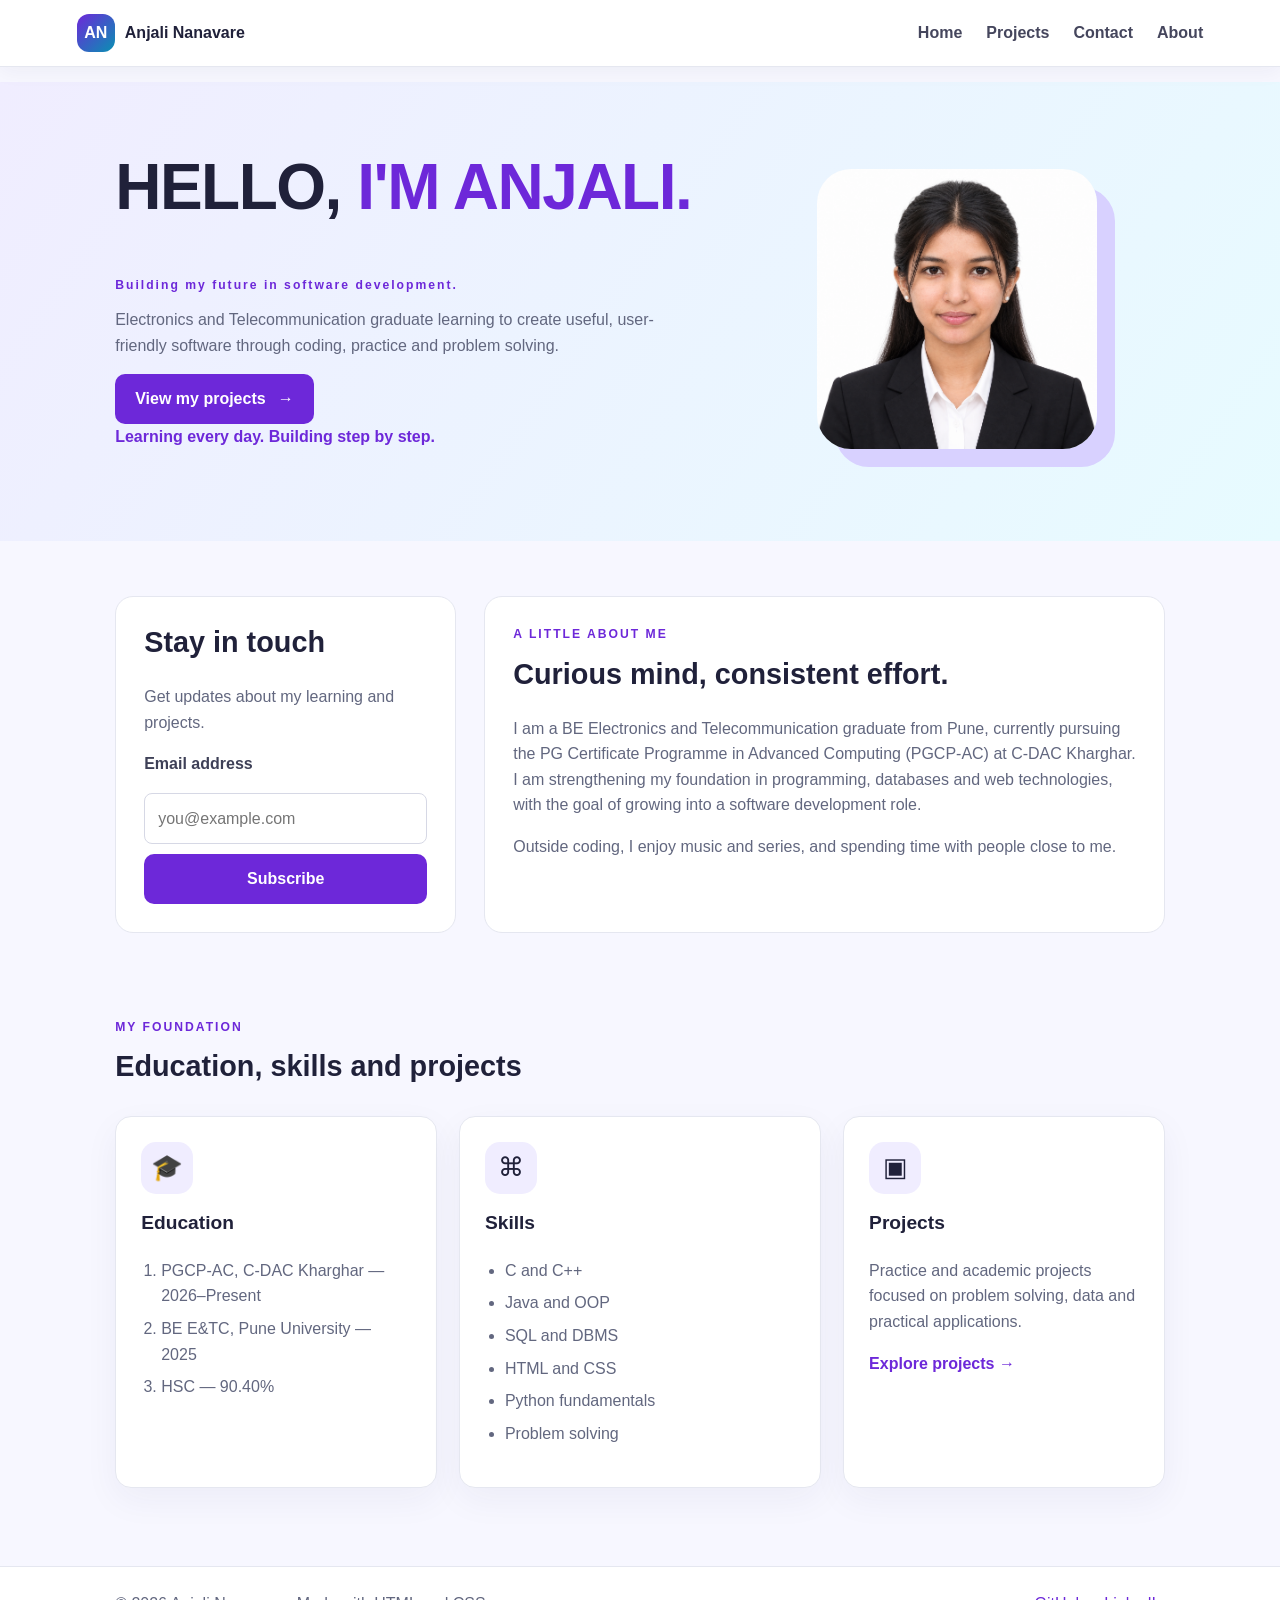
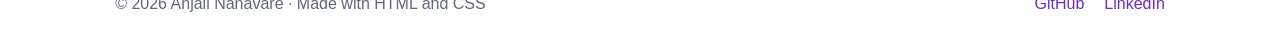
<file: portfolio/index.html>
<!DOCTYPE html>
<html lang="en">
<head>
  <meta charset="UTF-8">
  <meta name="viewport" content="width=device-width, initial-scale=1.0">
  <title>Anjali Nanavare | Portfolio</title>
  <link rel="stylesheet" href="style.css">
  <!-- Internal CSS: a small page-specific accent for the home page only. -->
  <style>
    .home-note { color: #6d28d9; font-weight: 600; }
  </style>
</head>
<body>
  <header class="site-header">
    <a class="brand" href="index.html"><span class="brand-mark">AN</span><span>Anjali Nanavare</span></a>
    <nav id="main-nav" aria-label="Main navigation">
      <a href="index.html">Home</a>
      <a href="projects.html">Projects</a>
      <a href="contact.html">Contact</a>
      <a href="#about">About</a>
    </nav>
  </header>

  <main>
    <section class="hero">
      <div class="hero-copy">
        
        <h1>HELLO,  <span>I'M ANJALI.</span></h1>
        <p class="eyebrow"> Building my future in software development.</p>
        <p>Electronics and Telecommunication graduate learning to create useful, user-friendly software through coding, practice and problem solving.</p>
        <a class="button" href="projects.html">View my projects <span aria-hidden="true">→</span></a>
        <p class="home-note">Learning every day. Building step by step.</p>
      </div>
      <div class="hero-image">
        <img src="pic.png" width="280" height="280" >
      </div>
    </section>

    <section class="middle-row" id="about">
      <div class="subscribe-box">
        <h2>Stay in touch</h2>
        <p>Get updates about my learning and projects.</p>
        <form action="#" method="get">
          <label for="subscribe-email">Email address</label>
          <input id="subscribe-email" name="email" type="email" placeholder="you@example.com">
          <button class="button" type="submit">Subscribe</button>
        </form>
      </div>
      <div class="about-box">
        <p class="eyebrow">A LITTLE ABOUT ME</p>
        <h2>Curious mind, consistent effort.</h2>
        <p>I am a BE Electronics and Telecommunication graduate from Pune, currently pursuing the PG Certificate Programme in Advanced Computing (PGCP-AC) at C-DAC Kharghar. I am strengthening my foundation in programming, databases and web technologies, with the goal of growing into a software development role.</p>
        <p>Outside coding, I enjoy music and series, and spending time with people close to me.</p>
      </div>
    </section>

    <section class="card-section">
      <p class="eyebrow">MY FOUNDATION</p>
      <h2>Education, skills and projects</h2>
      <div class="feature-row">
        <div class="feature-card">
          <span class="feature-icon" aria-hidden="true">🎓</span>
          <h3>Education</h3>
          <ol class="compact-list">
            <li>PGCP-AC, C-DAC Kharghar — 2026–Present</li>
            <li>BE E&TC, Pune University — 2025</li>
            <li>HSC — 90.40%</li>
          </ol>
        </div>
        <div class="feature-card">
          <span class="feature-icon" aria-hidden="true">⌘</span>
          <h3>Skills</h3>
          <ul class="compact-list" id="skills-list">
            <li>C and C++</li><li>Java and OOP</li><li>SQL and DBMS</li><li>HTML and CSS</li><li>Python fundamentals</li><li>Problem solving</li>
          </ul>
        </div>
        <div class="feature-card">
          <span class="feature-icon" aria-hidden="true">▣</span>
          <h3>Projects</h3>
          <p>Practice and academic projects focused on problem solving, data and practical applications.</p>
          <a class="text-link" href="projects.html">Explore projects →</a>
        </div>
      </div>
    </section>
  </main>

  <footer class="site-footer">
    <p>© 2026 Anjali Nanavare · Made with HTML and CSS</p>
    <div><a href="https://github.com/Anjali163" target="_blank" rel="noopener">GitHub</a><a href="https://www.linkedin.com/" target="_blank" rel="noopener">LinkedIn</a></div>
  </footer>
  <!-- Later: a dark-mode button could be added here when JavaScript is taught. -->
</body>
</html>
</file>
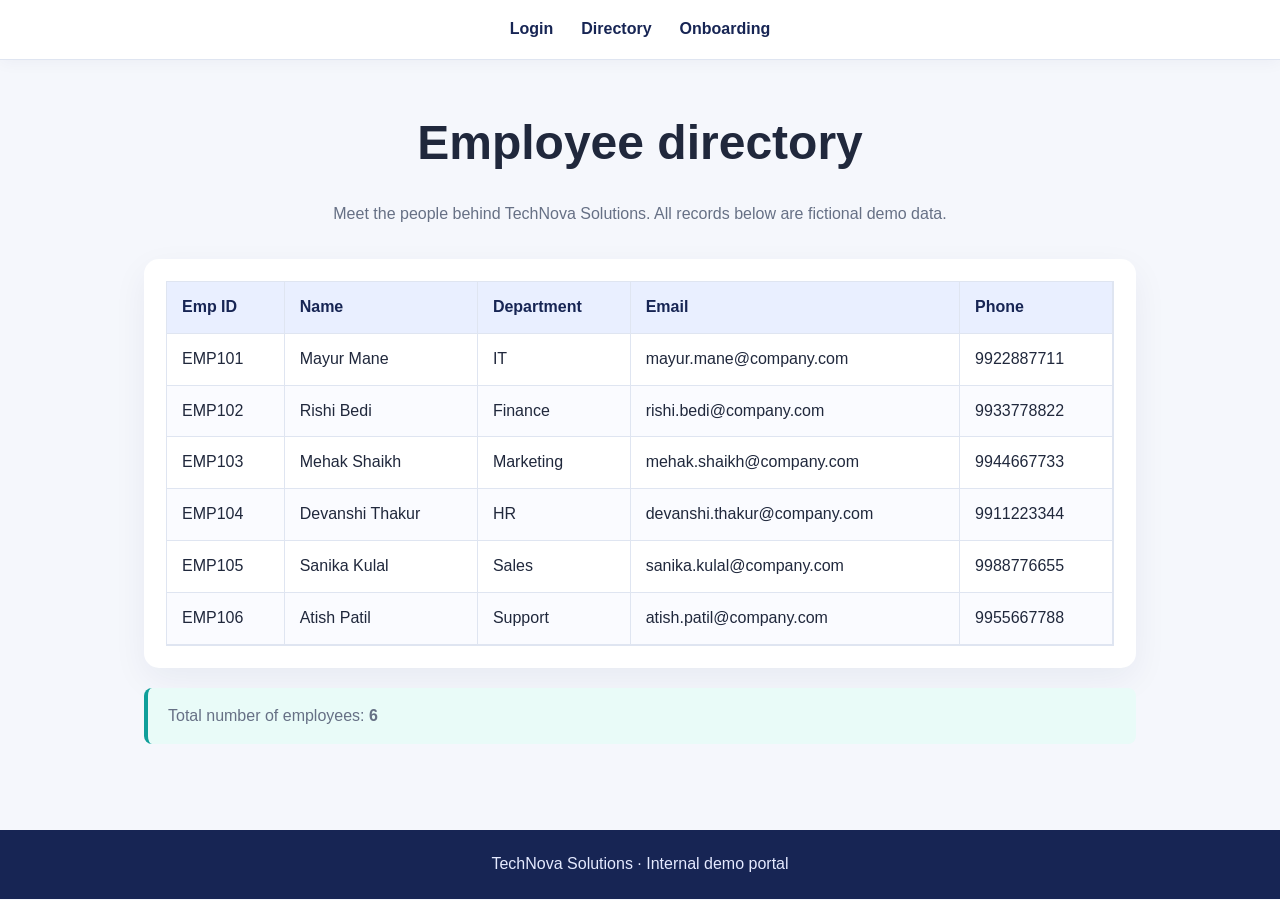
<file: hr-portal/directory.html>
<!DOCTYPE html>
<html lang="en">

<head>
  <meta charset="UTF-8">
  <meta name="viewport" content="width=device-width, initial-scale=1.0">
  <title>TechNova | Employee Directory</title>
  <link rel="stylesheet" href="style.css">
</head>

<body>
  <nav class="portal-nav"><a href="login.html">Login</a><a href="directory.html">Directory</a><a
      href="onboarding.html">Onboarding</a></nav>
  <main class="portal-container">
    <header class="portal-heading">
      
      <h1>Employee directory</h1>
      <p>Meet the people behind TechNova Solutions. All records below are fictional demo data.</p>
    </header>
    <div class="table-scroll">
      <table cellpadding="12" cellspacing="0">
        <thead>
          <tr>
            <th>Emp ID</th>
            <th>Name</th>
            <th>Department</th>
            <th>Email</th>
            <th>Phone</th>
          </tr>
        </thead>
        <tbody>
          <tr>
            <td>EMP101</td>
                <td>Mayur Mane</td>
                <td>IT</td>
                <td>mayur.mane@company.com</td>
                <td>9922887711</td>
          </tr>
          <tr>
                <td>EMP102</td>
                <td>Rishi Bedi</td>
                <td>Finance</td>
                <td>rishi.bedi@company.com</td>
                <td>9933778822</td>
            </tr>
            <tr>
                <td>EMP103</td>
                <td>Mehak Shaikh</td>
                <td>Marketing</td>
                <td>mehak.shaikh@company.com</td>
                <td>9944667733</td>
            </tr>
            <tr>
                <td>EMP104</td>
                <td>Devanshi Thakur</td>
                <td>HR</td>
                <td>devanshi.thakur@company.com</td>
                <td>9911223344</td>
            </tr>
            <tr>
                <td>EMP105</td>
                <td>Sanika Kulal</td>
                <td>Sales</td>
                <td>sanika.kulal@company.com</td>
                <td>9988776655</td>
            </tr>
            <tr>
                <td>EMP106</td>
                <td>Atish Patil</td>
                <td>Support</td>
                <td>atish.patil@company.com</td>
                <td>9955667788</td>
            </tr>
        </tbody>
      </table>
    </div>
    <p class="employee-total">Total number of employees: <strong>6</strong></p>
  </main>
  <footer class="portal-footer">TechNova Solutions · Internal demo portal</footer>
</body>

</html>
</file>
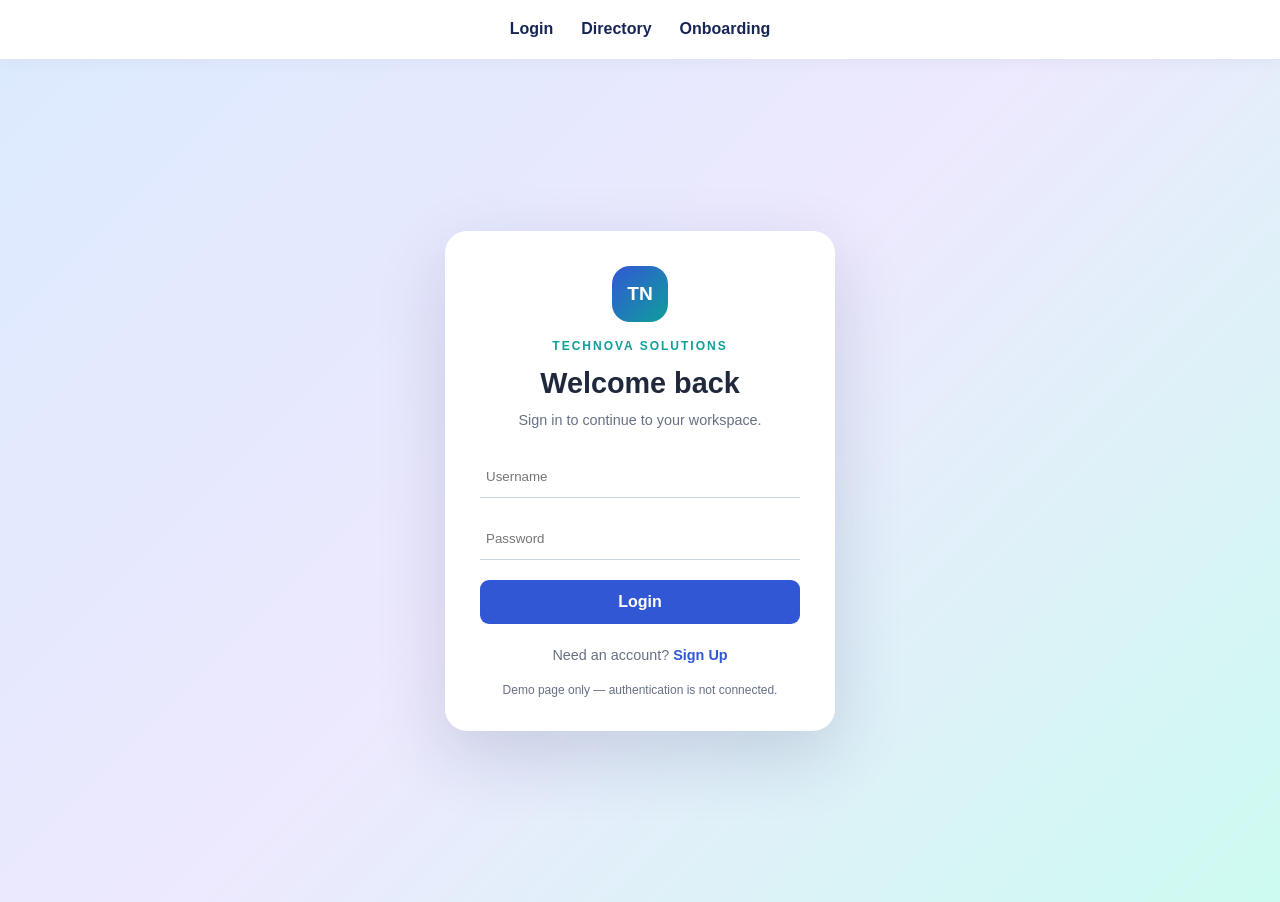
<file: hr-portal/login.html>
<!DOCTYPE html>
<html lang="en">
<head>
  <meta charset="UTF-8"><meta name="viewport" content="width=device-width, initial-scale=1.0">
  <title>TechNova | Employee Login</title><link rel="stylesheet" href="style.css">
</head>
<body class="login-page">
  <nav class="portal-nav"><a href="login.html">Login</a><a href="directory.html">Directory</a><a href="onboarding.html">Onboarding</a></nav>
  <main class="login-main">
    <div class="login-card">
      <div class="portal-logo">TN</div>
      <p class="eyebrow">TECHNOVA SOLUTIONS</p>
      <h1>Welcome back</h1><p>Sign in to continue to your workspace.</p>
      <form action="#" method="post">
        <label class="visually-hidden" for="username">Username</label><input class="login-input" id="username" name="username" type="text" placeholder="Username" required>
        <label class="visually-hidden" for="password">Password</label><input class="login-input" id="password" name="password" type="password" placeholder="Password" required>
        <button id="login-button" type="submit">Login</button>
      </form>
      <p class="signup-line">Need an account? <a href="onboarding.html">Sign Up</a></p>
      <p class="demo-note">Demo page only — authentication is not connected.</p>
    </div>
  </main>
</body>
</html>
</file>
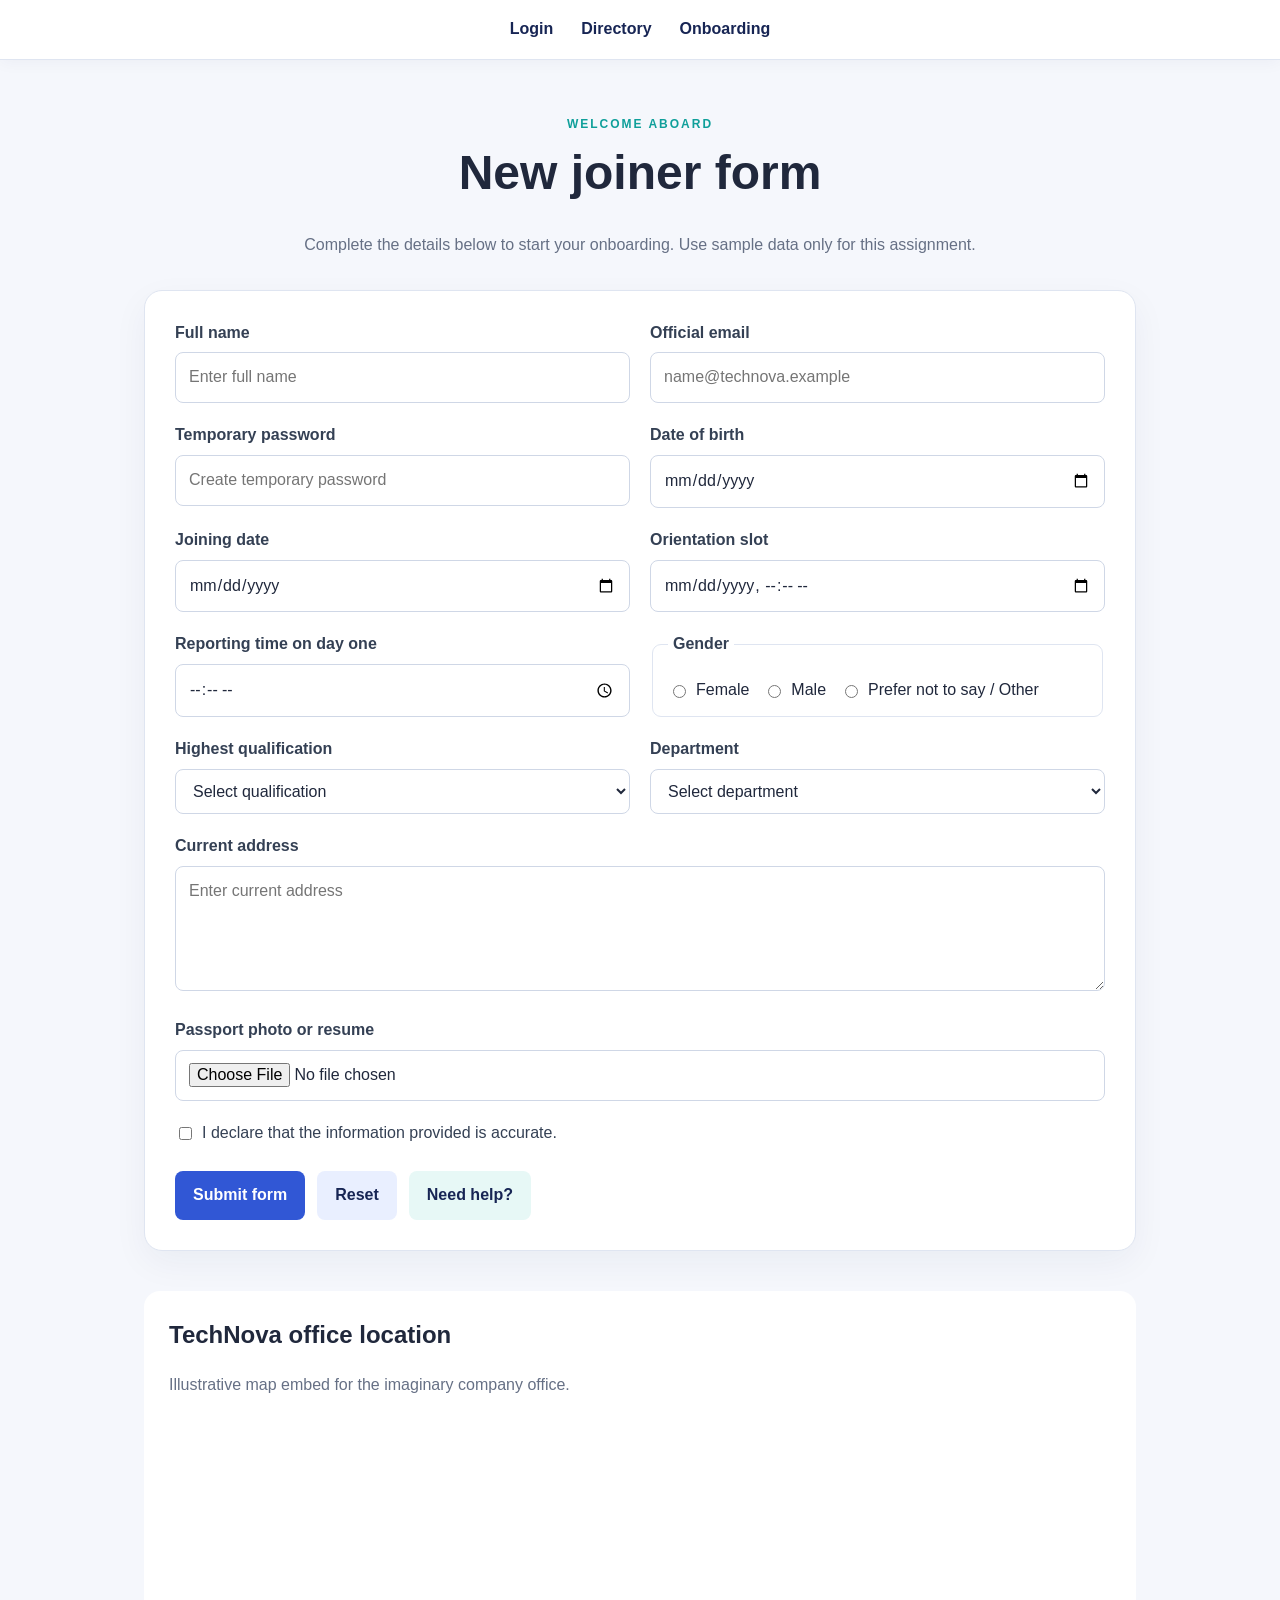
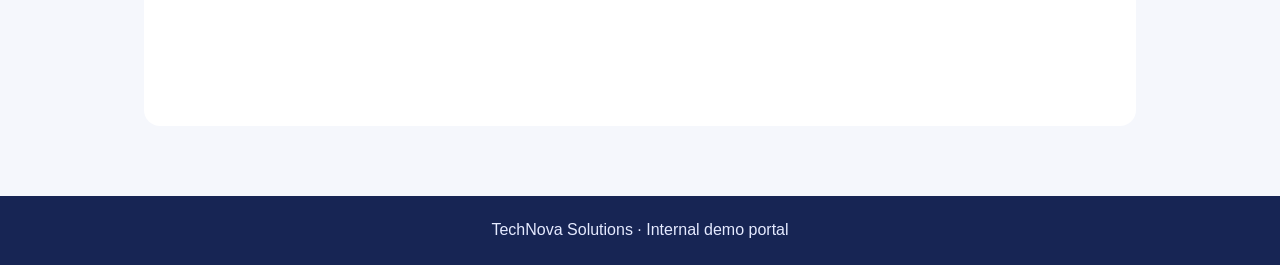
<file: hr-portal/onboarding.html>
<!DOCTYPE html>
<html lang="en">
<head>
  <meta charset="UTF-8"><meta name="viewport" content="width=device-width, initial-scale=1.0">
  <title>TechNova | New Joiner Onboarding</title><link rel="stylesheet" href="style.css">
</head>
<body>
  <nav class="portal-nav"><a href="login.html">Login</a><a href="directory.html">Directory</a><a href="onboarding.html">Onboarding</a></nav>
  <main class="portal-container onboarding-container">
    <header class="portal-heading"><p class="eyebrow">WELCOME ABOARD</p><h1>New joiner form</h1><p>Complete the details below to start your onboarding. Use sample data only for this assignment.</p></header>
    <form class="portal-form" action="#" method="post" enctype="multipart/form-data">
      <div class="portal-form-grid">
        <div class="portal-field"><label for="full-name">Full name</label><input id="full-name" name="full-name" type="text" placeholder="Enter full name" required></div>
        <div class="portal-field"><label for="official-email">Official email</label><input id="official-email" name="official-email" type="email" placeholder="name@technova.example" required></div>
        <div class="portal-field"><label for="temporary-password">Temporary password</label><input id="temporary-password" name="temporary-password" type="password" placeholder="Create temporary password" required></div>
        <div class="portal-field"><label for="dob">Date of birth</label><input id="dob" name="dob" type="date" required></div>
        <div class="portal-field"><label for="joining-date">Joining date</label><input id="joining-date" name="joining-date" type="date" required></div>
        <div class="portal-field"><label for="orientation-slot">Orientation slot</label><input id="orientation-slot" name="orientation-slot" type="datetime-local" required></div>
        <div class="portal-field"><label for="reporting-time">Reporting time on day one</label><input id="reporting-time" name="reporting-time" type="time" required></div>
        <fieldset class="portal-radio"><legend>Gender</legend><label><input id="gender-female" name="gender" type="radio" value="female"> Female</label><label><input id="gender-male" name="gender" type="radio" value="male"> Male</label><label><input id="gender-other" name="gender" type="radio" value="other"> Prefer not to say / Other</label></fieldset>
        <div class="portal-field"><label for="qualification">Highest qualification</label><select id="qualification" name="qualification" required><option value="">Select qualification</option><option value="diploma">Diploma</option><option value="bachelors">Bachelor's degree</option><option value="masters">Master's degree</option><option value="doctorate">Doctorate</option><option value="other">Other</option></select></div>
        <div class="portal-field"><label for="department">Department</label><select id="department" name="department" required><option value="">Select department</option><option value="engineering">Engineering</option><option value="hr">Human Resources</option><option value="finance">Finance</option><option value="marketing">Marketing</option><option value="operations">Operations</option></select></div>
        <div class="portal-field full-span"><label for="address">Current address</label><textarea id="address" name="address" rows="4" placeholder="Enter current address" required></textarea></div>
        <div class="portal-field full-span"><label for="document">Passport photo or resume</label><input id="document" name="document" type="file" accept=".pdf,.jpg,.jpeg,.png,.doc,.docx"></div>
        <div class="portal-field full-span declaration"><label for="declaration"><input id="declaration" name="declaration" type="checkbox" required> I declare that the information provided is accurate.</label></div>
      </div>
      <div class="portal-actions"><button class="portal-button" type="submit">Submit form</button><button class="portal-button secondary" type="reset">Reset</button>
        <!-- This plain button is a visual placeholder; help functionality has not been implemented yet. -->
        <button class="portal-button help-button" type="button">Need help?</button>
      </div>
    </form>
    <section class="office-map"><h2>TechNova office location</h2><p>Illustrative map embed for the imaginary company office.</p><iframe title="Map showing a sample TechNova office area" src="https://www.google.com/maps?q=Hinjawadi%2C%20Pune&output=embed" width="100%" height="280" loading="lazy"></iframe></section>
  </main>
  <footer class="portal-footer">TechNova Solutions · Internal demo portal</footer>
</body>
</html>
</file>
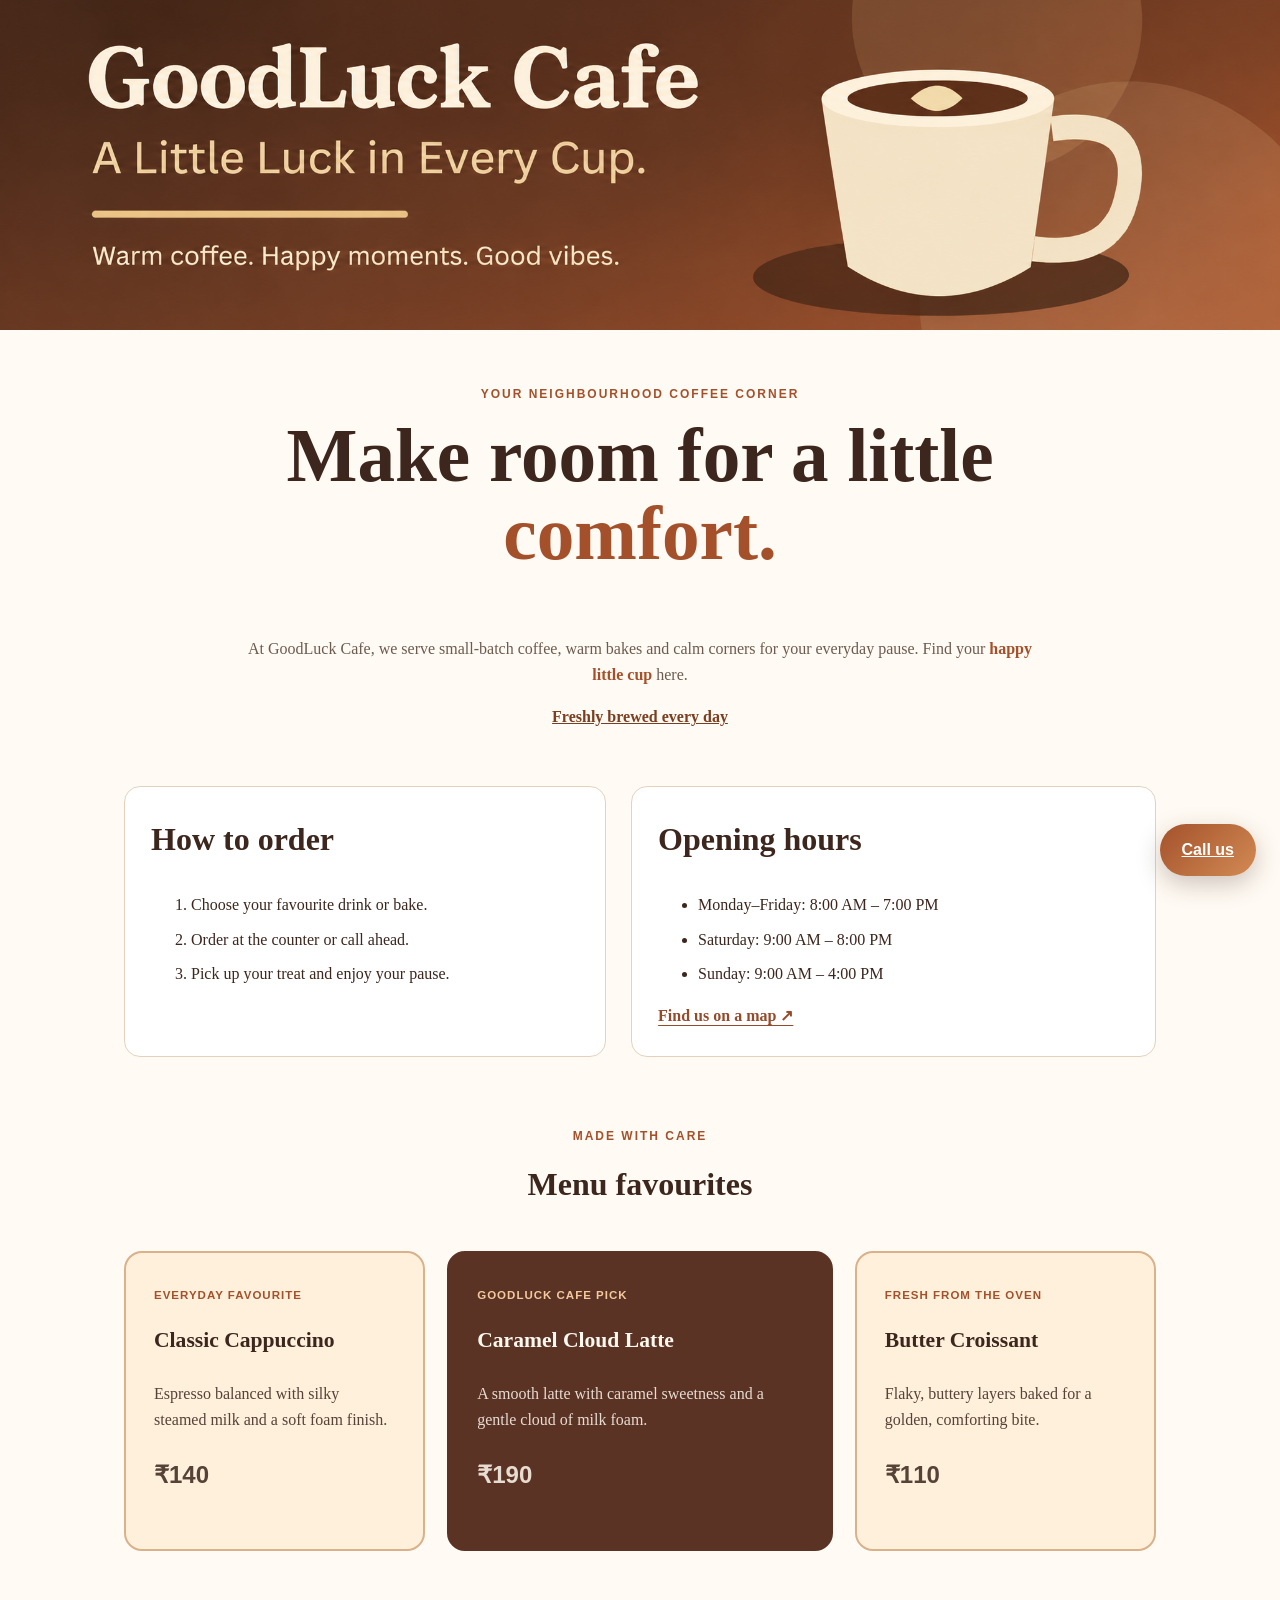
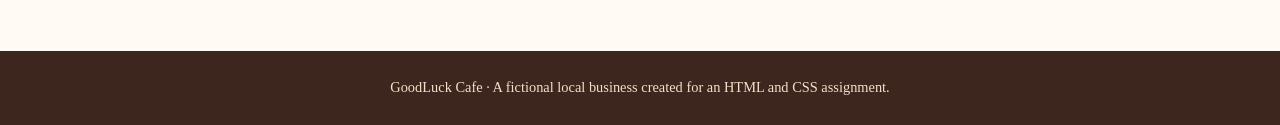
<file: landing-page/landing.html>
<!DOCTYPE html>
<html lang="en">
<head>
  <meta charset="UTF-8"><meta name="viewport" content="width=device-width, initial-scale=1.0">
  <title>GoodLuck Cafe | Coffee & Comfort</title>
  <link rel="stylesheet" href="landing.css">
  <!-- Internal CSS: page-specific label style. If rules clash, inline style generally wins over normal internal/external rules. -->
  <style>.today-note { color: #7a3e20; font-weight: bold; }</style>
</head>
<body>
  <header id="banner">
    <img class="banner-image" src="images/GoodLuck Cafe.png" alt="GoodLuck Cafe coffee banner">
  </header>
  <main class="landing-main">
    <section class="intro">
      <p class="eyebrow">YOUR NEIGHBOURHOOD COFFEE CORNER</p>
      <h1>Make room for a little <span>comfort.</span></h1>
      <p>At GoodLuck Cafe, we serve small-batch coffee, warm bakes and calm corners for your everyday pause. Find your <span class="highlight">happy little cup</span> here.</p>
      <p class="today-note" style="text-decoration: underline;">Freshly brewed every day</p>
    </section>
    <section class="details-row">
      <div class="detail-panel">
        <h2>How to order</h2>
        <ol><li>Choose your favourite drink or bake.</li><li>Order at the counter or call ahead.</li><li>Pick up your treat and enjoy your pause.</li></ol>
      </div>
      <div class="detail-panel hours-panel">
        <h2>Opening hours</h2>
        <ul><li>Monday–Friday: 8:00 AM – 7:00 PM</li><li>Saturday: 9:00 AM – 8:00 PM</li><li>Sunday: 9:00 AM – 4:00 PM</li></ul>
        <a class="external-link" href="https://www.google.com/maps" target="_blank" rel="noopener">Find us on a map ↗</a>
      </div>
    </section>
    <section class="offers">
      <p class="eyebrow">MADE WITH CARE</p><h2>Menu favourites</h2>
      <div class="offer-row">
        <div class="offer-card">
          <span class="offer-label">Everyday favourite</span>
          <h3>Classic Cappuccino</h3><p>Espresso balanced with silky steamed milk and a soft foam finish.</p><p class="price">₹140</p>
        </div>
        <div class="offer-card featured-card">
          <span class="offer-label">GoodLuck Cafe pick</span>
          <h3>Caramel Cloud Latte</h3><p>A smooth latte with caramel sweetness and a gentle cloud of milk foam.</p><p class="price">₹190</p>
        </div>
        <div class="offer-card">
          <span class="offer-label">Fresh from the oven</span>
          <h3>Butter Croissant</h3><p>Flaky, buttery layers baked for a golden, comforting bite.</p><p class="price">₹110</p>
        </div>
      </div>
    </section>
  </main>
  <a class="fixed-cta" href="tel:+910000000000">Call us</a>
  <footer class="landing-footer"><p>GoodLuck Cafe · A fictional local business created for an HTML and CSS assignment.</p></footer>
</body>
</html>
</file>
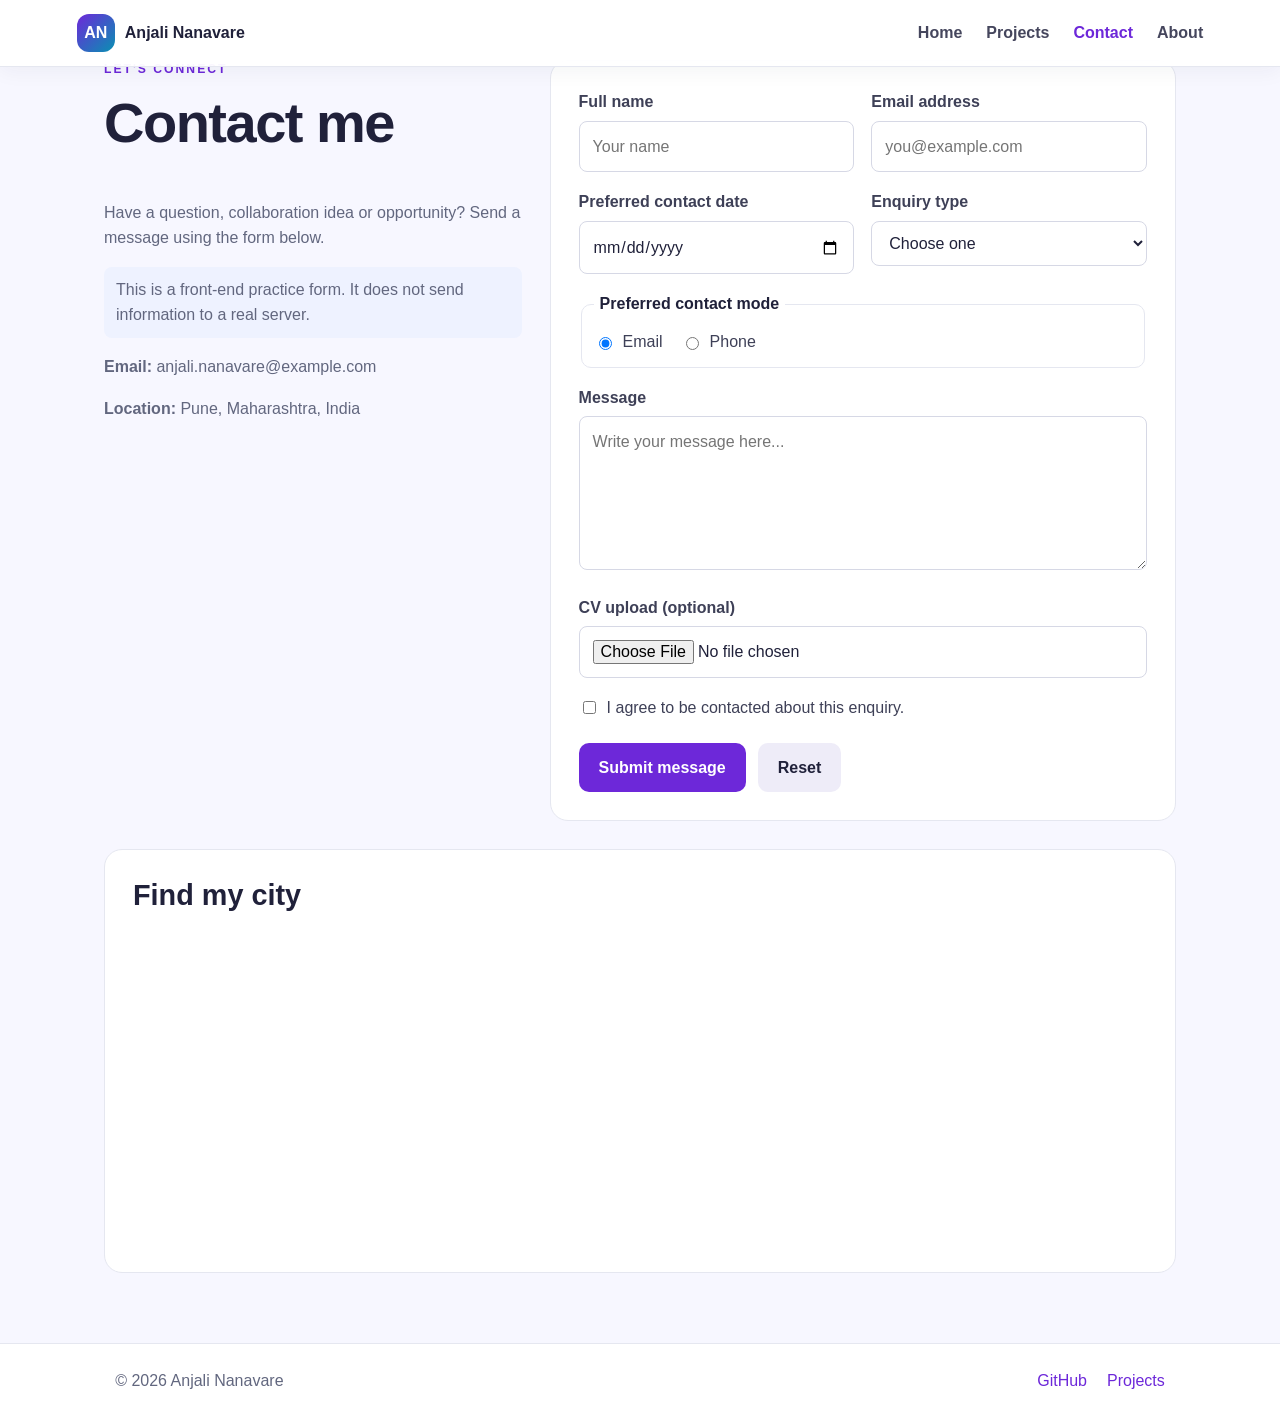
<file: portfolio/contact.html>
<!DOCTYPE html>
<html lang="en">
<head>
  <meta charset="UTF-8">
  <meta name="viewport" content="width=device-width, initial-scale=1.0">
  <title>Contact | Anjali Nanavare</title>
  <link rel="stylesheet" href="style.css">
  <!-- Internal CSS is used here for a contact-page-only note. -->
  <style>.form-note { background: #eef2ff; padding: 10px 12px; border-radius: 8px; }</style>
</head>
<body>
  <header class="site-header">
    <a class="brand" href="index.html"><span class="brand-mark">AN</span><span>Anjali Nanavare</span></a>
    <nav id="main-nav" aria-label="Main navigation">
      <a href="index.html">Home</a><a href="projects.html">Projects</a><a href="contact.html" aria-current="page">Contact</a><a href="index.html#about">About</a>
    </nav>
  </header>
  <main class="page-main contact-layout">
    <section class="page-intro">
      <p class="eyebrow">LET'S CONNECT</p><h1>Contact me</h1>
      <p>Have a question, collaboration idea or opportunity? Send a message using the form below.</p>
      <p class="form-note">This is a front-end practice form. It does not send information to a real server.</p>
      <p><strong>Email:</strong> anjali.nanavare@example.com</p>
      <p><strong>Location:</strong> Pune, Maharashtra, India</p>
    </section>
    <section class="form-panel">
      <form id="contact-form" action="https://example.com/contact" method="post" enctype="multipart/form-data">
        <div class="form-grid">
          <div class="form-field"><label for="name">Full name</label><input id="name" name="name" type="text" placeholder="Your name" required></div>
          <div class="form-field"><label for="email">Email address</label><input id="email" name="email" type="email" placeholder="you@example.com" required></div>
          <div class="form-field"><label for="contact-date">Preferred contact date</label><input id="contact-date" name="contact-date" type="date"></div>
          <div class="form-field"><label for="enquiry">Enquiry type</label><select id="enquiry" name="enquiry" required><option value="">Choose one</option><option value="job">Job opportunity</option><option value="project">Project collaboration</option><option value="question">General question</option></select></div>
          <fieldset class="radio-field"><legend>Preferred contact mode</legend><label><input type="radio" name="contact-mode" id="mode-email" value="email" checked> Email</label><label><input type="radio" name="contact-mode" id="mode-phone" value="phone"> Phone</label></fieldset>
          <div class="form-field full-width"><label for="message">Message</label><textarea id="message" name="message" rows="5" placeholder="Write your message here..." required></textarea></div>
          <div class="form-field full-width"><label for="cv">CV upload (optional)</label><input id="cv" name="cv" type="file" accept=".pdf,.doc,.docx"></div>
          <div class="form-field full-width checkbox-field"><label for="consent"><input id="consent" name="consent" type="checkbox" required> I agree to be contacted about this enquiry.</label></div>
        </div>
        <div class="form-actions"><button class="button" type="submit">Submit message</button><button class="button button-light" type="reset">Reset</button></div>
      </form>
    </section>
    <section class="map-panel">
      <h2>Find my city</h2>
      <iframe title="Map of Pune, Maharashtra" src="https://www.google.com/maps?q=Pune%2C%20Maharashtra&output=embed" width="100%" height="300" loading="lazy" referrerpolicy="no-referrer-when-downgrade"></iframe>
    </section>
  </main>
  <footer class="site-footer"><p>© 2026 Anjali Nanavare</p><div><a href="https://github.com/Anjali163" target="_blank" rel="noopener">GitHub</a><a href="projects.html">Projects</a></div></footer>
</body>
</html>
</file>
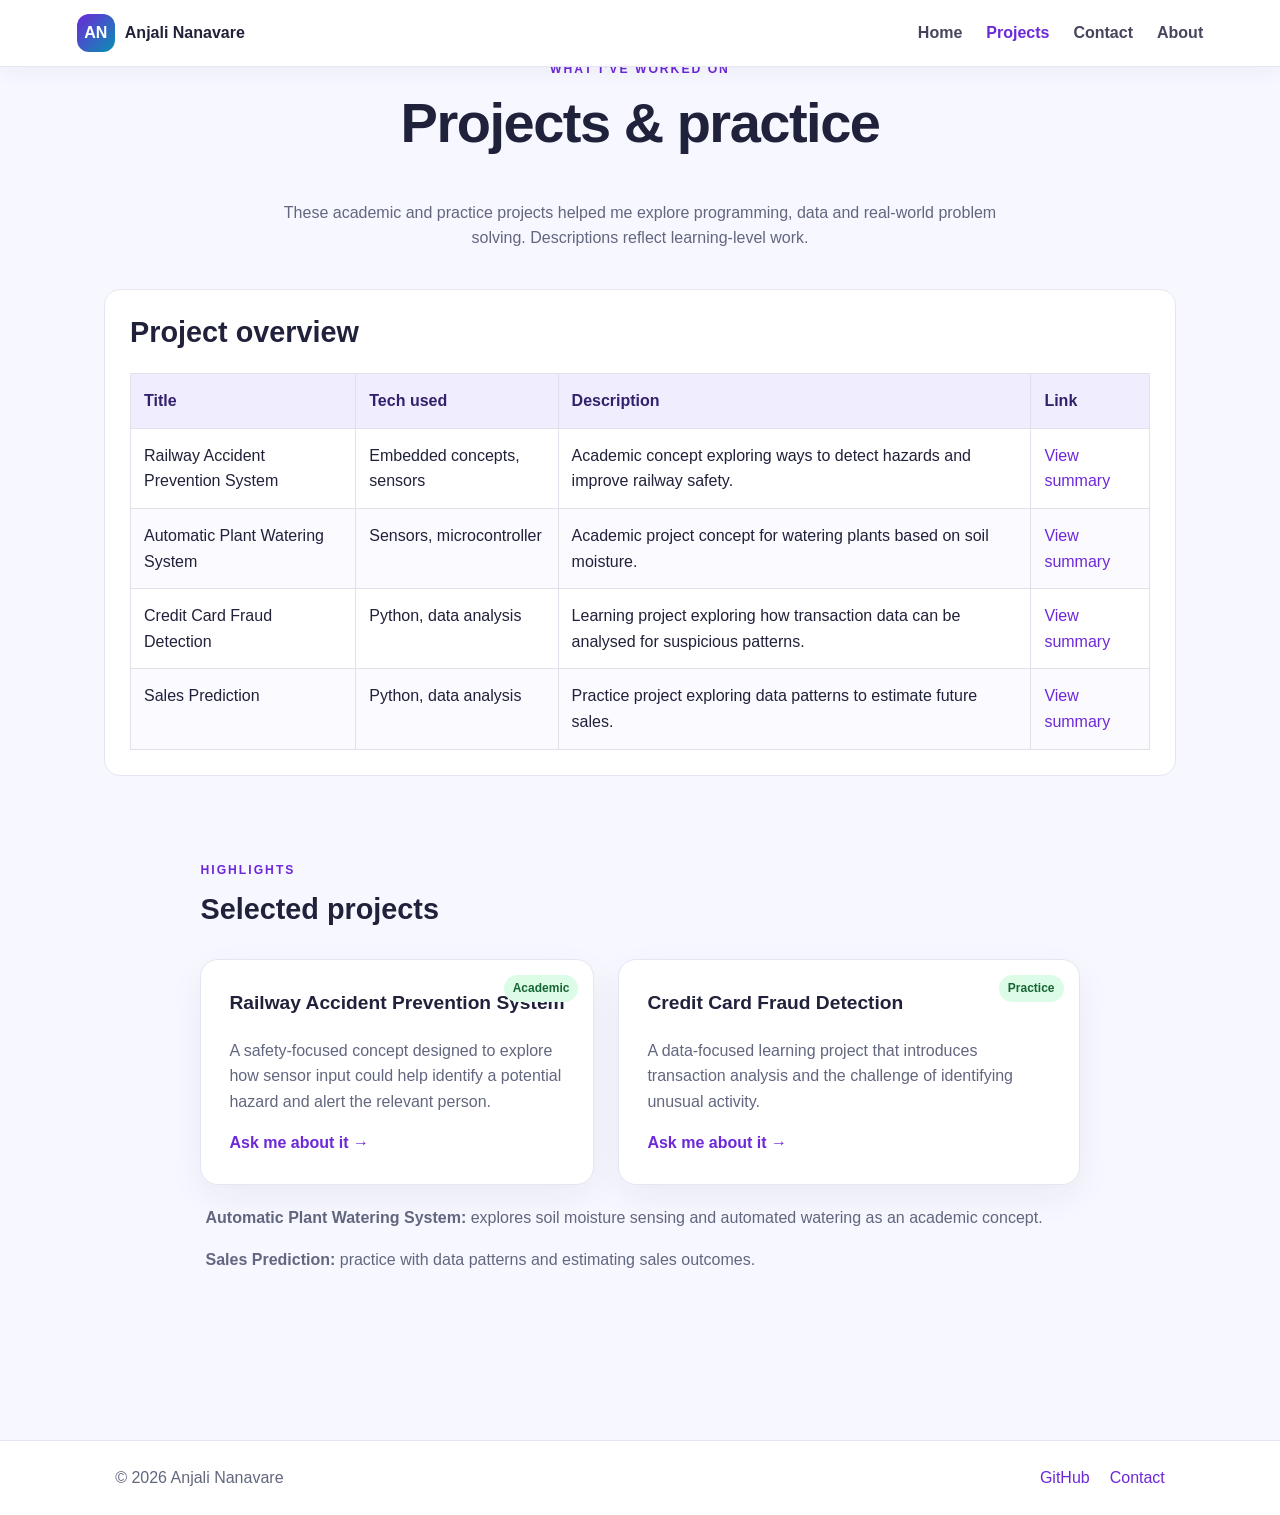
<file: portfolio/projects.html>
<!DOCTYPE html>
<html lang="en">
<head>
  <meta charset="UTF-8">
  <meta name="viewport" content="width=device-width, initial-scale=1.0">
  <title>Projects | Anjali Nanavare</title>
  <link rel="stylesheet" href="style.css">
</head>
<body>
  <header class="site-header">
    <a class="brand" href="index.html"><span class="brand-mark">AN</span><span>Anjali Nanavare</span></a>
    <nav id="main-nav" aria-label="Main navigation">
      <a href="index.html">Home</a><a href="projects.html" aria-current="page">Projects</a><a href="contact.html">Contact</a><a href="index.html#about">About</a>
    </nav>
  </header>
  <main class="page-main">
    <section class="page-intro">
      <p class="eyebrow">WHAT I'VE WORKED ON</p>
      <h1>Projects & practice</h1>
      <p>These academic and practice projects helped me explore programming, data and real-world problem solving. Descriptions reflect learning-level work.</p>
    </section>
    <section class="table-wrap">
      <h2>Project overview</h2>
      <table id="project-table">
        <thead><tr><th>Title</th><th>Tech used</th><th>Description</th><th>Link</th></tr></thead>
        <tbody>
          <tr><td>Railway Accident Prevention System</td><td>Embedded concepts, sensors</td><td>Academic concept exploring ways to detect hazards and improve railway safety.</td><td><a href="#railway">View summary</a></td></tr>
          <tr><td>Automatic Plant Watering System</td><td>Sensors, microcontroller</td><td>Academic project concept for watering plants based on soil moisture.</td><td><a href="#plant">View summary</a></td></tr>
          <tr><td>Credit Card Fraud Detection</td><td>Python, data analysis</td><td>Learning project exploring how transaction data can be analysed for suspicious patterns.</td><td><a href="#fraud">View summary</a></td></tr>
          <tr><td>Sales Prediction</td><td>Python, data analysis</td><td>Practice project exploring data patterns to estimate future sales.</td><td><a href="#sales">View summary</a></td></tr>
        </tbody>
      </table>
    </section>
    <section class="card-section project-highlights">
      <p class="eyebrow">HIGHLIGHTS</p><h2>Selected projects</h2>
      <div class="project-card-row">
        <div class="project-card" id="railway">
          <span class="project-badge">Academic</span>
          <h3>Railway Accident Prevention System</h3>
          <p>A safety-focused concept designed to explore how sensor input could help identify a potential hazard and alert the relevant person.</p>
          <a class="text-link" href="contact.html">Ask me about it →</a>
        </div>
        <div class="project-card" id="fraud">
          <span class="project-badge">Practice</span>
          <h3>Credit Card Fraud Detection</h3>
          <p>A data-focused learning project that introduces transaction analysis and the challenge of identifying unusual activity.</p>
          <a class="text-link" href="contact.html">Ask me about it →</a>
        </div>
      </div>
      <div class="extra-projects">
        <p id="plant"><strong>Automatic Plant Watering System:</strong> explores soil moisture sensing and automated watering as an academic concept.</p>
        <p id="sales"><strong>Sales Prediction:</strong> practice with data patterns and estimating sales outcomes.</p>
      </div>
    </section>
  </main>
  <footer class="site-footer"><p>© 2026 Anjali Nanavare</p><div><a href="https://github.com/Anjali163" target="_blank" rel="noopener">GitHub</a><a href="contact.html">Contact</a></div></footer>
</body>
</html>
</file>
<file: portfolio/style.css>
/* Selector precedence (strongest to weakest for these examples): ID, class, tag, universal.
   Inline styles usually override stylesheet declarations when importance/specificity do not conflict. */
* { box-sizing: border-box; }
:root { --ink: #20213a; --muted: #62677f; --purple: #6d28d9; --cyan: #0891b2; --line: #e5e7f0; --surface: #ffffff; --wash: #f7f7ff; }
html { scroll-behavior: smooth; }
body { margin: 0; background: var(--wash); color: var(--ink); font-family: Arial, Helvetica, sans-serif; line-height: 1.6; }
h1, h2, h3, p { margin-top: 0; }
h1 { font-size: clamp(2.2rem, 5vw, 4rem); line-height: 1.1; letter-spacing: -1.5px; }
h2 { font-size: 1.8rem; line-height: 1.2; }
h3 { font-size: 1.2rem; }
p { color: var(--muted); }
a { color: var(--purple); text-decoration: none; }
a:hover { color: var(--cyan); }
.site-header { position: fixed; top: 0; left: 0; right: 0; z-index: 100; display: flex; justify-content: space-between; align-items: center; gap: 24px; padding: 14px 6%; background: rgba(255,255,255,.96); border-bottom: 1px solid var(--line); box-shadow: 0 4px 20px rgba(31,41,55,.05); }
.brand { display: flex; align-items: center; gap: 10px; color: var(--ink); font-weight: 700; white-space: nowrap; }
.brand-mark { display: inline-grid; place-items: center; width: 38px; height: 38px; border-radius: 12px; color: white; background: linear-gradient(135deg, var(--purple), var(--cyan)); }
#main-nav { display: flex; align-items: center; justify-content: flex-end; gap: 24px; }
#main-nav a { color: #45465d; font-weight: 600; transition: color .25s ease, background .25s ease; }
#main-nav a:hover, #main-nav a[aria-current="page"] { color: var(--purple); }
main { padding-top: 82px; }
.hero { display: flex; align-items: center; justify-content: space-between; gap: 50px; padding: 70px 9% 76px; background: linear-gradient(125deg, #f0edff, #e7fbff); }
.hero-copy { flex: 1.4; max-width: 680px; }
.hero-copy h1 span { color: var(--purple); }
.hero-copy p { max-width: 590px; }
.hero-image { flex: 1; display: flex; justify-content: center; }
.hero-image img { width: 280px; height: 280px; object-fit: cover; border-radius: 34px; box-shadow: 18px 18px 0 #d8d1ff; }
.eyebrow { color: var(--purple); font-size: .76rem; font-weight: 800; letter-spacing: 2px; }
.button { display: inline-flex; justify-content: center; align-items: center; gap: 12px; padding: 12px 20px; border: 0; border-radius: 10px; background: var(--purple); color: white; font: inherit; font-weight: 700; cursor: pointer; transition: background .25s ease, transform .25s ease; }
.button:hover { background: var(--cyan); color: white; transform: translateY(-2px); }
.button-light { background: #eeecf8; color: var(--ink); }
.button-light:hover { background: #d9f6fb; color: var(--ink); }
.middle-row { display: flex; align-items: stretch; gap: 28px; padding: 55px 9%; }
.subscribe-box, .about-box { border: 1px solid var(--line); border-radius: 18px; padding: 28px; background: white; }
.subscribe-box { flex: 1; }
.about-box { flex: 2.2; }
.subscribe-box form { display: flex; flex-direction: column; gap: 10px; }
label { display: block; color: #3e4057; font-weight: 600; margin-bottom: 6px; }
input, select, textarea { width: 100%; padding: 12px 13px; border: 1px solid #d6d8e5; border-radius: 8px; background: white; color: var(--ink); font: inherit; }
input:focus, select:focus, textarea:focus { outline: 2px solid #c4b5fd; border-color: var(--purple); }
.card-section { padding: 30px 9% 70px; }
.feature-row { display: flex; gap: 22px; align-items: stretch; }
.feature-card { position: relative; flex: 1; width: 30%; margin: 8px 0; padding: 25px; border: 1px solid var(--line); border-radius: 16px; background: white; box-shadow: 0 12px 35px rgba(40,35,90,.05); }
.feature-card:nth-child(2) { flex: 1.15; }
.feature-icon { display: inline-grid; place-items: center; width: 52px; height: 52px; margin-bottom: 14px; border-radius: 15px; background: #f0edff; font-size: 1.6rem; }
.compact-list { padding-left: 20px; color: var(--muted); }
.compact-list li { margin: 7px 0; }
.text-link { font-weight: 700; }
.site-footer { display: flex; justify-content: space-between; gap: 20px; padding: 24px 9%; border-top: 1px solid var(--line); background: white; }
.site-footer p { margin: 0; }
.site-footer div { display: flex; gap: 20px; }
.page-main { max-width: 1200px; margin: 0 auto; padding: 60px 5% 70px; }
.page-intro { max-width: 760px; margin: 0 auto 38px; text-align: center; }
.page-intro h1 { font-size: clamp(2.4rem, 5vw, 3.5rem); }
.table-wrap { overflow-x: auto; margin: 35px 0 55px; padding: 25px; border: 1px solid var(--line); border-radius: 16px; background: white; }
table { width: 100%; border-collapse: collapse; }
th, td { padding: 14px 13px; border: 1px solid #dfe1eb; text-align: left; vertical-align: top; }
th { background: #f0edff; color: #33216d; }
tbody tr:nth-child(even) { background: #fafaff; }
.project-card-row { display: flex; gap: 24px; align-items: stretch; }
.project-card { position: relative; flex: 1; padding: 28px; margin: 8px 0; border: 1px solid var(--line); border-radius: 18px; background: white; box-shadow: 0 12px 35px rgba(40,35,90,.06); }
.project-card:nth-child(2) { flex: 1.2; }
.project-badge { position: absolute; top: 15px; right: 15px; padding: 4px 9px; border-radius: 99px; background: #dcfce7; color: #166534; font-size: .75rem; font-weight: 700; }
.extra-projects { padding: 12px 5px; }
.contact-layout { display: grid; grid-template-columns: .8fr 1.2fr; gap: 28px; align-items: start; }
.contact-layout .page-intro { text-align: left; margin: 0; }
.form-panel, .map-panel { padding: 28px; border: 1px solid var(--line); border-radius: 18px; background: white; }
.map-panel { grid-column: 1 / -1; }
.map-panel iframe { border: 0; border-radius: 12px; }
.form-grid { display: grid; grid-template-columns: 1fr 1fr; gap: 17px; }
.form-field { min-width: 0; }
.full-width { grid-column: 1 / -1; }
.radio-field { grid-column: 1 / -1; display: flex; flex-wrap: wrap; gap: 18px; border: 1px solid var(--line); border-radius: 10px; padding: 12px; }
.radio-field legend { padding: 0 6px; font-weight: 700; }
.radio-field label, .checkbox-field label { display: flex; align-items: center; gap: 8px; margin: 0; font-weight: 400; }
.radio-field input, .checkbox-field input { width: auto; }
.form-actions { display: flex; gap: 12px; margin-top: 22px; }
@media (max-width: 760px) {
  .site-header { align-items: flex-start; flex-direction: column; gap: 10px; }
  #main-nav { width: 100%; justify-content: space-between; gap: 12px; flex-wrap: wrap; }
  main { padding-top: 125px; }
  .hero, .middle-row, .feature-row, .project-card-row { flex-direction: column; }
  .hero { padding: 45px 7%; }
  .middle-row, .card-section { padding-left: 7%; padding-right: 7%; }
  .feature-card { width: 100%; }
  .contact-layout { grid-template-columns: 1fr; }
  .map-panel { grid-column: auto; }
  .form-grid { grid-template-columns: 1fr; }
  .full-width, .radio-field { grid-column: auto; }
  .site-footer { flex-direction: column; }
}
</file>
<file: hr-portal/style.css>
/* Selector precedence reminder: ID > class > tag > universal, when importance is equal. */
* { box-sizing: border-box; }
:root { --navy: #172554; --blue: #3157d5; --aqua: #0f9f9a; --ink: #20283c; --muted: #667085; --line: #dfe5f1; }
body { margin: 0; color: var(--ink); background: #f5f7fc; font-family: Arial, Helvetica, sans-serif; line-height: 1.55; }
h1, h2, p { margin-top: 0; }
h1 { font-size: clamp(2rem, 4vw, 3rem); line-height: 1.15; }
p { color: var(--muted); }
a { color: var(--blue); text-decoration: none; }
a:hover { color: var(--aqua); }
.portal-nav { display: flex; justify-content: center; gap: 28px; padding: 17px 5%; background: white; border-bottom: 1px solid var(--line); box-shadow: 0 3px 15px rgba(23,37,84,.04); }
.portal-nav a { color: var(--navy); font-weight: 700; transition: color .2s ease; }
.portal-nav a:hover { color: var(--aqua); }
.portal-container { max-width: 1120px; margin: 0 auto; padding: 55px 5% 70px; }
.portal-heading { max-width: 720px; margin: 0 auto 32px; text-align: center; }
.eyebrow { color: var(--aqua); font-size: .75rem; letter-spacing: 2px; font-weight: 800; }
.table-scroll { overflow-x: auto; padding: 22px; border-radius: 15px; background: white; box-shadow: 0 12px 35px rgba(23,37,84,.06); }
table { width: 100%; border: 1px solid var(--line); border-collapse: separate; border-spacing: 0; background: white; }
th, td { border-right: 1px solid var(--line); border-bottom: 1px solid var(--line); padding: 13px 15px; text-align: left; }
th { background: #e9efff; color: var(--navy); }
tbody tr:nth-child(even) { background: #fafbff; }
.employee-total { margin-top: 20px; padding: 16px 20px; border-left: 4px solid var(--aqua); background: #e9fbf8; border-radius: 8px; }
.portal-footer { padding: 22px; text-align: center; color: #e5eaff; background: var(--navy); }
.login-page { min-height: 100vh; background: linear-gradient(135deg, #dbeafe 0%, #ede9fe 50%, #ccfbf1 100%); }
.login-main { min-height: calc(100vh - 58px); display: flex; justify-content: center; align-items: center; padding: 35px 20px; }
.login-card { width: 390px; height: 500px; max-width: 100%; padding: 35px; border-radius: 22px; background: white; text-align: center; box-shadow: 0 24px 70px rgba(23,37,84,.16); }
.portal-logo { display: grid; place-items: center; width: 56px; height: 56px; margin: 0 auto 15px; border-radius: 18px; color: white; background: linear-gradient(135deg, var(--blue), var(--aqua)); font-size: 1.2rem; font-weight: 800; }
.login-card h1 { font-size: 1.8rem; margin-bottom: 8px; }
.login-card > p:not(.eyebrow) { font-size: .9rem; }
.login-card form { margin-top: 25px; }
.visually-hidden { position: absolute; width: 1px; height: 1px; padding: 0; margin: -1px; overflow: hidden; clip: rect(0,0,0,0); white-space: nowrap; border: 0; }
.login-input { display: block; width: 100%; margin: 0 0 20px; padding: 13px 6px; border: 0; border-bottom: 1px solid #cbd5e1; border-radius: 0; outline: none; background: transparent; }
.login-input:focus { border-bottom: 2px solid var(--blue); }
#login-button { width: 100%; padding: 13px; border: 0; border-radius: 9px; color: white; background: var(--blue); font-size: 1rem; font-weight: 700; cursor: pointer; transition: background .25s ease; }
#login-button:hover { background: var(--aqua); }
.signup-line { margin-top: 20px; }
.signup-line a { text-decoration: none; font-weight: 700; }
.demo-note { font-size: .75rem !important; }
.portal-form { padding: 30px; border: 1px solid var(--line); border-radius: 18px; background: white; box-shadow: 0 12px 35px rgba(23,37,84,.05); }
.portal-form-grid { display: grid; grid-template-columns: 1fr 1fr; gap: 20px; }
.portal-field label, .portal-radio legend { display: block; margin-bottom: 7px; color: #344054; font-weight: 700; }
.portal-field input, .portal-field select, .portal-field textarea { width: 100%; padding: 12px 13px; border: 1px solid #cfd7e6; border-radius: 8px; color: var(--ink); background: white; font: inherit; }
.portal-field input:focus, .portal-field select:focus, .portal-field textarea:focus { outline: 2px solid #c7d2fe; border-color: var(--blue); }
.full-span { grid-column: 1 / -1; }
.portal-radio { display: flex; flex-wrap: wrap; align-items: center; gap: 14px; padding: 12px 15px; border: 1px solid var(--line); border-radius: 9px; }
.portal-radio legend { padding: 0 5px; }
.portal-radio label, .declaration label { display: flex; align-items: center; gap: 7px; margin: 0; font-weight: 400; }
.portal-radio input, .declaration input { width: auto; }
.portal-actions { display: flex; flex-wrap: wrap; gap: 12px; margin-top: 25px; }
.portal-button { padding: 12px 18px; border: 0; border-radius: 8px; color: white; background: var(--blue); font: inherit; font-weight: 700; cursor: pointer; transition: background .2s ease; }
.portal-button:hover { background: var(--aqua); }
.portal-button.secondary { color: var(--navy); background: #e9efff; }
.portal-button.secondary:hover { background: #d6e0ff; }
.portal-button.help-button { color: var(--navy); background: #e7f8f6; }
.office-map { margin-top: 40px; padding: 25px; border-radius: 16px; background: white; }
.office-map iframe { border: 0; border-radius: 10px; }
@media (max-width: 680px) {
  .portal-nav { gap: 15px; flex-wrap: wrap; }
  .portal-form-grid { grid-template-columns: 1fr; }
  .full-span { grid-column: auto; }
  .portal-form { padding: 20px; }
  .login-card { height: auto; min-height: 500px; }
}
</file>
<file: landing-page/landing.css>
/* Selector precedence reminder: ID > class > tag > universal (assuming equal importance). */
* { box-sizing: border-box; }
:root { --coffee: #3c261d; --cream: #fff8ee; --copper: #b66a43; --muted: #6d5b50; }
body { margin: 0; color: var(--coffee); background: #fffaf3; font-family: Georgia, 'Times New Roman', serif; line-height: 1.65; }
h1, h2, h3, p { margin-top: 0; }
h1 { font-size: clamp(2.5rem, 6vw, 4.7rem); line-height: 1.04; }
h2 { font-size: 2rem; }
h3 { font-size: 1.35rem; }
p { color: var(--muted); }
#banner { height: 330px; overflow: hidden; background: #3c261d; }
.banner-image { display: block; width: 100%; height: 100%; object-fit: cover; }
.landing-main { max-width: 1160px; margin: 0 auto; padding: 55px 5% 90px; }
.eyebrow { color: #a4512b; font-family: Arial, sans-serif; font-size: .75rem; font-weight: 800; letter-spacing: 2px; text-transform: uppercase; }
.intro { max-width: 800px; margin: 0 auto 55px; text-align: center; }
.intro h1 span { color: #a4512b; }
.highlight { color: #a4512b; font-weight: bold; }
.details-row { display: flex; gap: 25px; margin-bottom: 70px; }
.detail-panel { flex: 1; padding: 26px; border: 1px solid #e5d2bd; border-radius: 16px; background: #fff; }
.detail-panel li { margin: 8px 0; }
.hours-panel { flex: 1.1; }
.external-link { color: #934b2b; font-weight: bold; text-decoration: underline; text-decoration-thickness: 1px; text-underline-offset: 4px; }
.offers > .eyebrow, .offers > h2 { text-align: center; }
.offer-row { display: flex; justify-content: center; align-items: stretch; gap: 22px; margin-top: 30px; }
.offer-card { position: relative; flex: 1; width: 31%; height: 300px; background-color: #fff0dc; color: #3c261d; border-width: 2px; border-style: solid; border-color: #d9b18a; border-radius: 18px; padding: 28px; margin: 10px 0; box-sizing: border-box; transition: background-color .25s ease, color .25s ease, transform .25s ease; }
.featured-card { flex: 1.35; background-color: #5b3325; color: #fff8ee; border-color: #5b3325; }
.offer-card p { color: inherit; opacity: .86; }
.offer-label { display: inline-block; margin-bottom: 18px; color: #a4512b; font-family: Arial, sans-serif; font-size: .72rem; font-weight: bold; text-transform: uppercase; letter-spacing: 1px; }
.featured-card .offer-label { color: #f3c99d; }
.price { margin-top: 22px; font-family: Arial, sans-serif; font-size: 1.5rem; font-weight: 800; }
.offer-card:hover { background-color: #f3d4b1; color: #3c261d; transform: translateY(-5px); }
.featured-card:hover { background-color: #8a4e32; color: #fff8ee; }
.fixed-cta { position: fixed; right: 24px; bottom: 24px; z-index: 20; padding: 13px 22px; border-radius: 99px; color: white; background: linear-gradient(135deg, #a4512b, #d28b54); box-shadow: 0 8px 25px rgba(60,38,29,.25); font-family: Arial, sans-serif; font-weight: 800; transition: filter .2s ease, transform .2s ease; }
.fixed-cta:hover { color: white; filter: brightness(1.1); transform: translateY(-3px); }
.landing-footer { padding: 25px 5%; text-align: center; background: #3c261d; }
.landing-footer p { margin: 0; color: #f5dfc8; font-size: .9rem; }
@media (max-width: 760px) {
  #banner { height: 230px; }
  .details-row, .offer-row { flex-direction: column; }
  .offer-card { width: 100%; height: auto; min-height: 250px; }
  .landing-main { padding-left: 7%; padding-right: 7%; }
}
</file>
